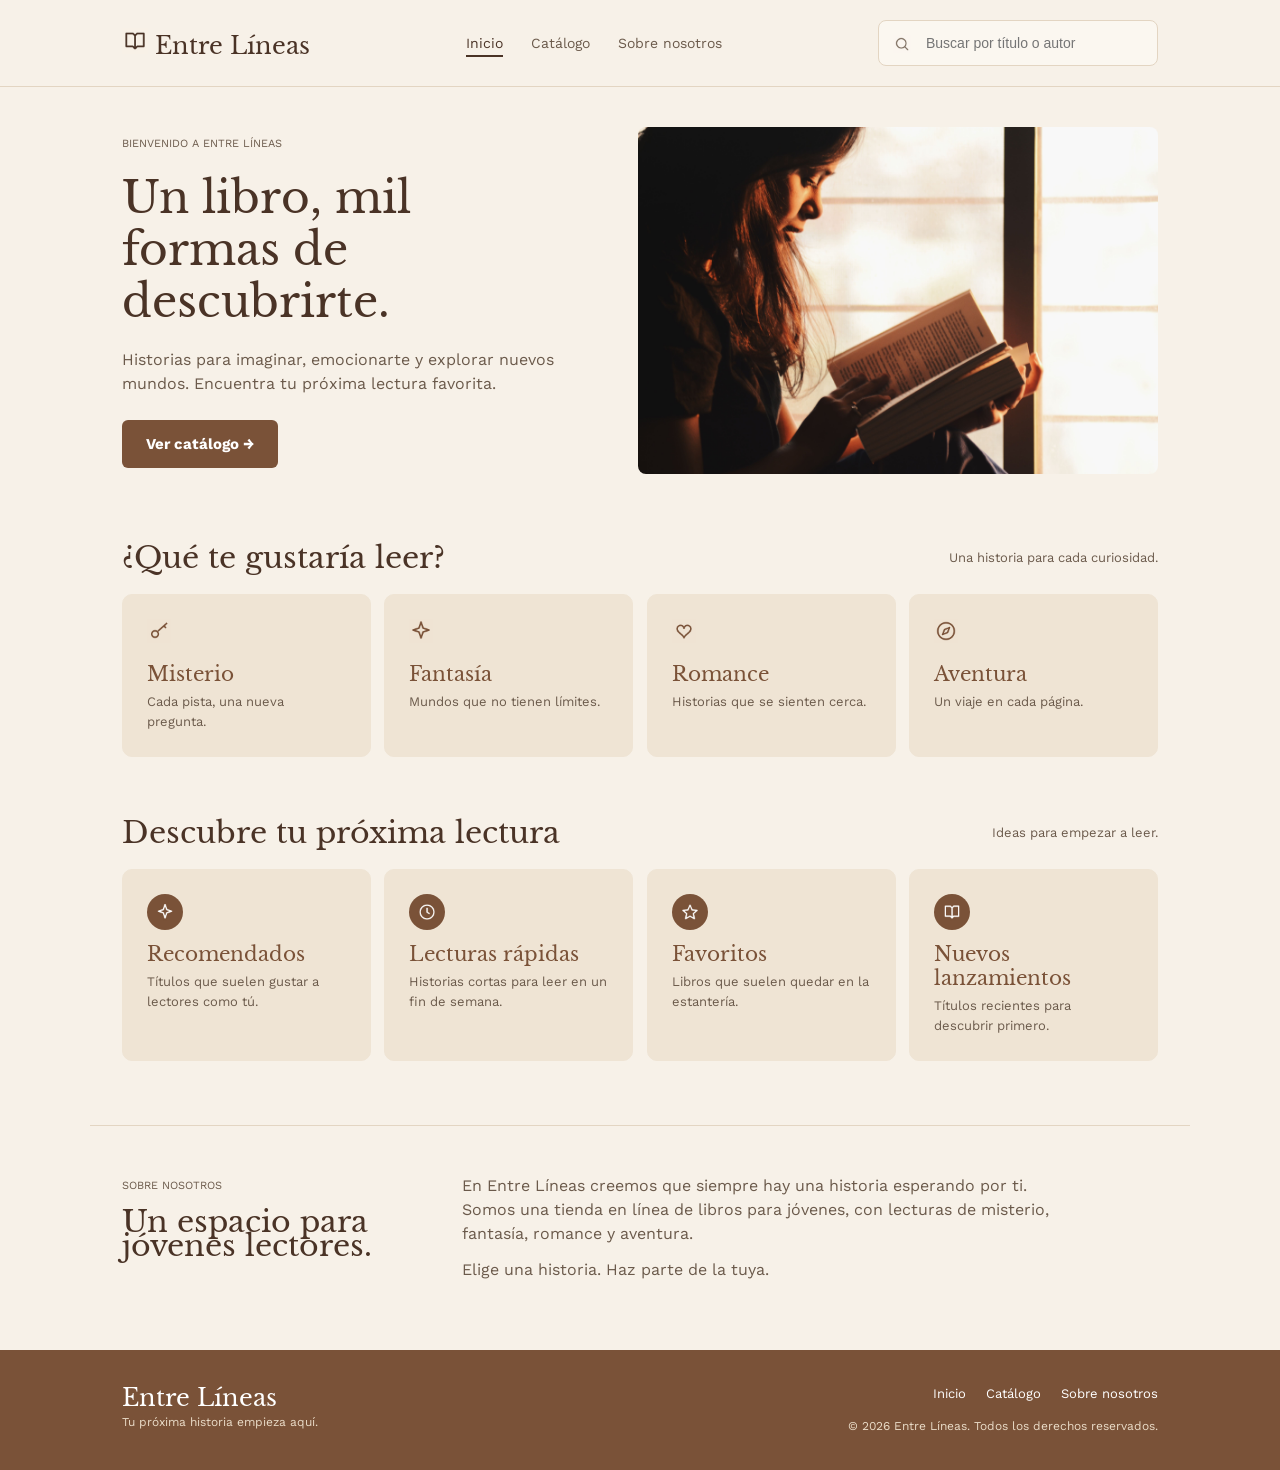
<file: index.html>
<!DOCTYPE html>
<html lang="es">
<head>
    <title>Entre Líneas | Libros para jóvenes lectores</title>
    <meta charset="UTF-8">
    <link rel="stylesheet" href="estilos/estilos.css">
</head>
<body>
    <header class="encabezado">
        <div class="contenedor barra">
            <a class="logo" href="index.html">
                <img src="imagenes/icono-logo.jpg" alt="" width="26" height="26">
                <span>Entre Líneas</span>
            </a>
            <nav class="menu">
                <ul>
                    <li><a href="index.html" class="activo">Inicio</a></li>
                    <li><a href="catalogo.html">Catálogo</a></li>
                    <li><a href="index.html#sobre-nosotros">Sobre nosotros</a></li>
                </ul>
            </nav>
            <div class="buscador">
                <img src="imagenes/icono-buscar.jpg" alt="" width="18" height="18">
                <input type="search" placeholder="Buscar por título o autor" aria-label="Buscar por título o autor">
            </div>
        </div>
    </header>
    <main>
        <section class="contenedor portada">
            <div class="portada-texto">
                <p class="etiqueta">Bienvenido a Entre Líneas</p>
                <h1>Un libro, mil formas de descubrirte.</h1>
                <p class="subtexto">Historias para imaginar, emocionarte y explorar nuevos mundos. Encuentra tu próxima lectura favorita.</p>
                <a class="boton" href="catalogo.html">Ver catálogo →</a>
            </div>
            <img class="portada-imagen" src="imagenes/hero-libros.jpg" alt="Libros apilados junto a un libro abierto sobre una mesa de madera">
        </section>

        
        <section class="contenedor seccion">
            <div class="seccion-titulo">
                <h2>¿Qué te gustaría leer?</h2>
                <p>Una historia para cada curiosidad.</p>
            </div>
            <ul class="tarjetas">
                <li class="tarjeta">
                    <img src="imagenes/icono-misterio.jpg" alt="" width="24" height="24">
                    <h3>Misterio</h3>
                    <p>Cada pista, una nueva pregunta.</p>
                </li>
                <li class="tarjeta">
                    <img src="imagenes/icono-fantasia.jpg" alt="" width="24" height="24">
                    <h3>Fantasía</h3>
                    <p>Mundos que no tienen límites.</p>
                </li>
                <li class="tarjeta">
                    <img src="imagenes/icono-romance.jpg" alt="" width="24" height="24">
                    <h3>Romance</h3>
                    <p>Historias que se sienten cerca.</p>
                </li>
                <li class="tarjeta">
                    <img src="imagenes/icono-aventura.jpg" alt="" width="24" height="24">
                    <h3>Aventura</h3>
                    <p>Un viaje en cada página.</p>
                </li>
            </ul>
        </section>

        
        <section class="contenedor seccion">
            <div class="seccion-titulo">
                <h2>Descubre tu próxima lectura</h2>
                <p>Ideas para empezar a leer.</p>
            </div>
            <ul class="tarjetas">
                <li class="tarjeta">
                    <img class="circulo" src="imagenes/icono-recomendados-blanco.jpg" alt="" width="36" height="36">
                    <h3>Recomendados</h3>
                    <p>Títulos que suelen gustar a lectores como tú.</p>
                </li>
                <li class="tarjeta">
                    <img class="circulo" src="imagenes/icono-rapidas-blanco.jpg" alt="" width="36" height="36">
                    <h3>Lecturas rápidas</h3>
                    <p>Historias cortas para leer en un fin de semana.</p>
                </li>
                <li class="tarjeta">
                    <img class="circulo" src="imagenes/icono-favoritos-blanco.jpg" alt="" width="36" height="36">
                    <h3>Favoritos</h3>
                    <p>Libros que suelen quedar en la estantería.</p>
                </li>
                <li class="tarjeta">
                    <img class="circulo" src="imagenes/icono-lanzamientos-blanco.jpg" alt="" width="36" height="36">
                    <h3>Nuevos lanzamientos</h3>
                    <p>Títulos recientes para descubrir primero.</p>
                </li>
            </ul>
        </section>

        
        <section class="contenedor sobre-nosotros" id="sobre-nosotros">
            <div>
                <p class="etiqueta">Sobre nosotros</p>
                <h2>Un espacio para jóvenes lectores.</h2>
            </div>
            <div>
                <p>En Entre Líneas creemos que siempre hay una historia esperando por ti. Somos una tienda en línea de libros para jóvenes, con lecturas de misterio, fantasía, romance y aventura.</p>
                <p>Elige una historia. Haz parte de la tuya.</p>
            </div>
        </section>
    </main>


    <footer class="pie">
        <div class="contenedor pie-contenido">
            <div>
                <p class="pie-logo">Entre Líneas</p>
                <p class="pie-frase">Tu próxima historia empieza aquí.</p>
            </div>
            <div class="pie-derecha">
                <ul>
                    <li><a href="index.html">Inicio</a></li>
                    <li><a href="catalogo.html">Catálogo</a></li>
                    <li><a href="index.html#sobre-nosotros">Sobre nosotros</a></li>
                </ul>
                <p class="derechos">© 2026 Entre Líneas. Todos los derechos reservados.</p>
            </div>
        </div>
    </footer>
</body>
</html>
</file>
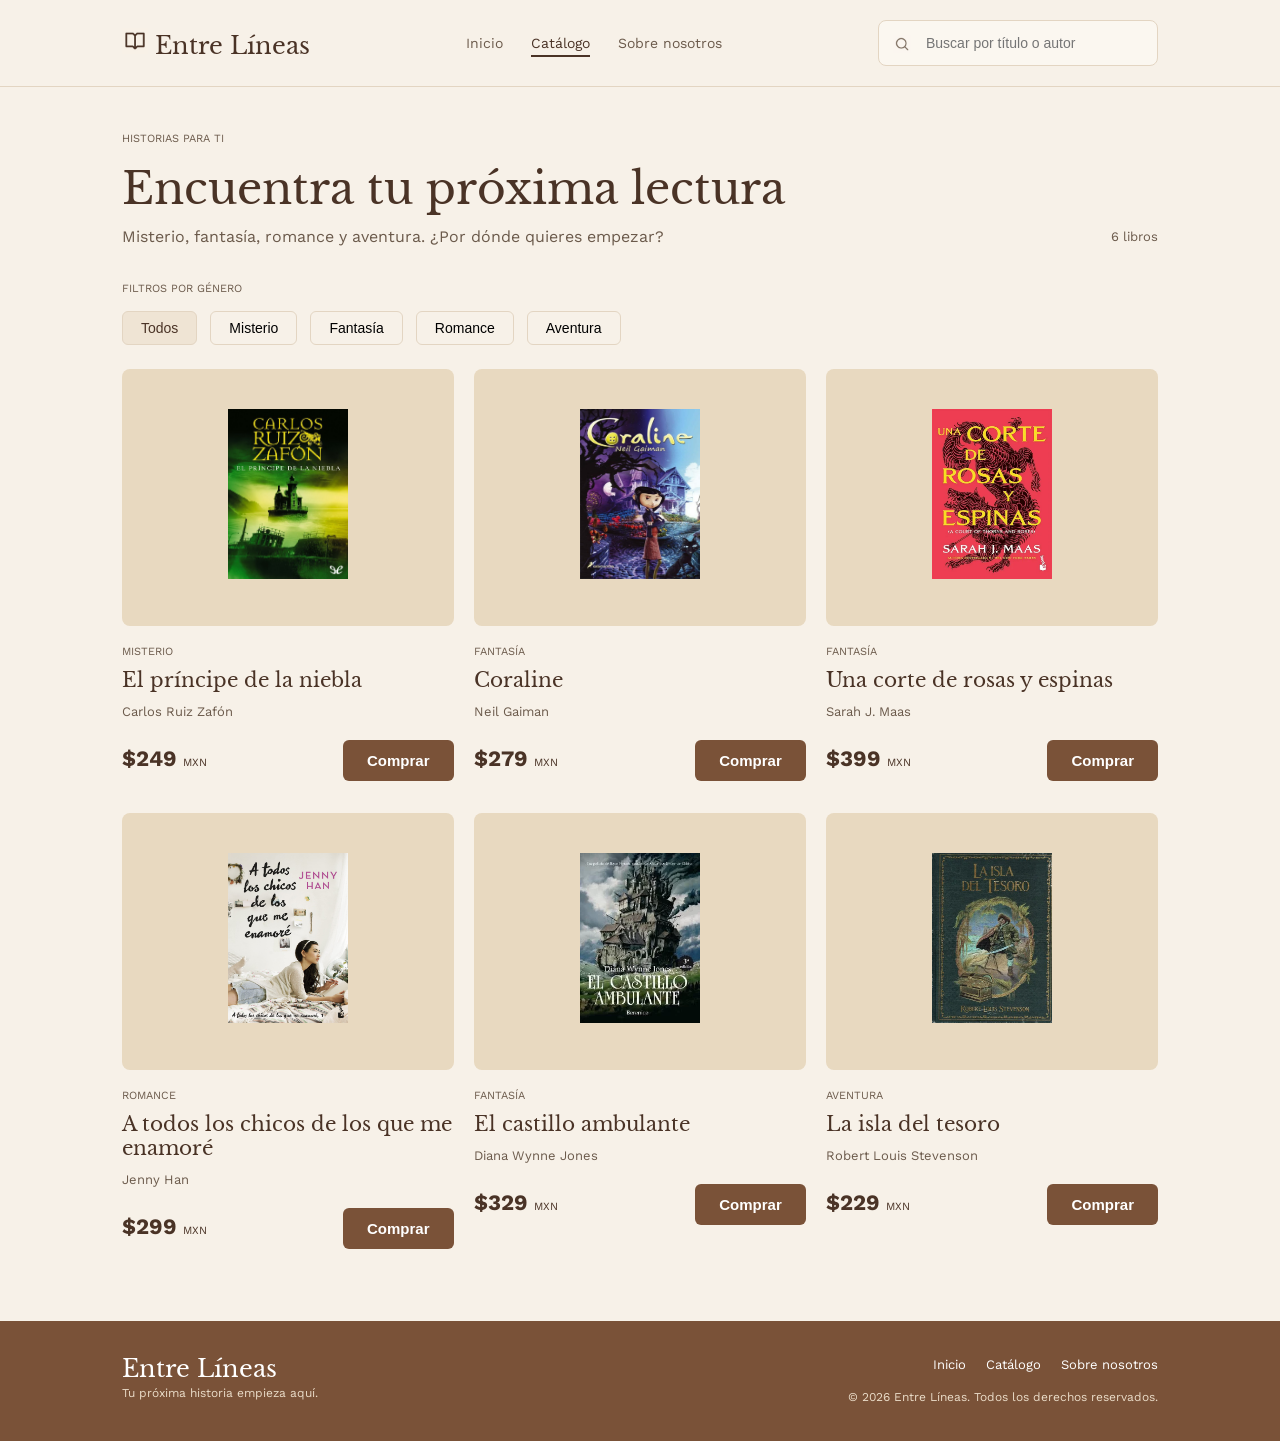
<file: catalogo.html>
<!DOCTYPE html>
<html lang="es">
<head>
    <title>Catálogo | Entre Líneas</title>
    <meta charset="UTF-8">
    <link rel="stylesheet" href="estilos/estilos.css">
</head>
<body>
    <header class="encabezado">
        <div class="contenedor barra">
            <a class="logo" href="index.html">
                <img src="imagenes/icono-logo.jpg" alt="" width="26" height="26">
                <span>Entre Líneas</span>
            </a>
            <nav class="menu">
                <ul>
                    <li><a href="index.html">Inicio</a></li>
                    <li><a href="catalogo.html" class="activo">Catálogo</a></li>
                    <li><a href="index.html#sobre-nosotros">Sobre nosotros</a></li>
                </ul>
            </nav>
            <div class="buscador">
                <img src="imagenes/icono-buscar.jpg" alt="" width="18" height="18">
                <input type="search" placeholder="Buscar por título o autor" aria-label="Buscar por título o autor">
            </div>
        </div>
    </header>
    <main class="contenedor">
        <section class="catalogo-encabezado">
            <p class="etiqueta">Historias para ti</p>
            <h1>Encuentra tu próxima lectura</h1>
            <div class="catalogo-linea">
                <p class="subtexto">Misterio, fantasía, romance y aventura. ¿Por dónde quieres empezar?</p>
                <p class="contador">6 libros</p>
            </div>
            <p class="etiqueta">Filtros por género</p>
            <div class="filtros">
                <button class="filtro activo">Todos</button>
                <button class="filtro">Misterio</button>
                <button class="filtro">Fantasía</button>
                <button class="filtro">Romance</button>
                <button class="filtro">Aventura</button>
            </div>
        </section>
        <section>
            <div class="libros">
                <article class="libro">
                    <div class="libro-portada"><img src="imagenes/portada-principe-niebla.jpg" alt="Portada del libro El príncipe de la niebla" width="120" height="170"></div>
                    <p class="libro-genero">Misterio</p>
                    <h3>El príncipe de la niebla</h3>
                    <p class="libro-autor">Carlos Ruiz Zafón</p>
                    <div class="libro-compra">
                        <p class="precio">$249 <span>MXN</span></p>
                        <button class="boton">Comprar</button>
                    </div>
                </article>
                <article class="libro">
                    <div class="libro-portada"><img src="imagenes/portada-coraline.jpg" alt="Portada del libro Coraline" width="120" height="170"></div>
                    <p class="libro-genero">Fantasía</p>
                    <h3>Coraline</h3>
                    <p class="libro-autor">Neil Gaiman</p>
                    <div class="libro-compra">
                        <p class="precio">$279 <span>MXN</span></p>
                        <button class="boton">Comprar</button>
                    </div>
                </article>
                <article class="libro">
                    <div class="libro-portada"><img src="imagenes/portada-corte-rosas-espinas.jpg" alt="Portada del libro Una corte de rosas y espinas" width="120" height="170"></div>
                    <p class="libro-genero">Fantasía</p>
                    <h3>Una corte de rosas y espinas</h3>
                    <p class="libro-autor">Sarah J. Maas</p>
                    <div class="libro-compra">
                        <p class="precio">$399 <span>MXN</span></p>
                        <button class="boton">Comprar</button>
                    </div>
                </article>
                <article class="libro">
                    <div class="libro-portada"><img src="imagenes/portada-todos-los-chicos.jpg" alt="Portada del libro A todos los chicos de los que me enamoré" width="120" height="170"></div>
                    <p class="libro-genero">Romance</p>
                    <h3>A todos los chicos de los que me enamoré</h3>
                    <p class="libro-autor">Jenny Han</p>
                    <div class="libro-compra">
                        <p class="precio">$299 <span>MXN</span></p>
                        <button class="boton">Comprar</button>
                    </div>
                </article>
                <article class="libro">
                    <div class="libro-portada"><img src="imagenes/portada-castillo-ambulante.jpg" alt="Portada del libro El castillo ambulante" width="120" height="170"></div>
                    <p class="libro-genero">Fantasía</p>
                    <h3>El castillo ambulante</h3>
                    <p class="libro-autor">Diana Wynne Jones</p>
                    <div class="libro-compra">
                        <p class="precio">$329 <span>MXN</span></p>
                        <button class="boton">Comprar</button>
                    </div>
                </article>
                <article class="libro">
                    <div class="libro-portada"><img src="imagenes/portada-isla-tesoro.jpg" alt="Portada del libro La isla del tesoro" width="120" height="170"></div>
                    <p class="libro-genero">Aventura</p>
                    <h3>La isla del tesoro</h3>
                    <p class="libro-autor">Robert Louis Stevenson</p>
                    <div class="libro-compra">
                        <p class="precio">$229 <span>MXN</span></p>
                        <button class="boton">Comprar</button>
                    </div>
                </article>
            </div>
        </section>
    </main>

    <footer class="pie">
        <div class="contenedor pie-contenido">
            <div>
                <p class="pie-logo">Entre Líneas</p>
                <p class="pie-frase">Tu próxima historia empieza aquí.</p>
            </div>
            <div class="pie-derecha">
                <ul>
                    <li><a href="index.html">Inicio</a></li>
                    <li><a href="catalogo.html">Catálogo</a></li>
                    <li><a href="index.html#sobre-nosotros">Sobre nosotros</a></li>
                </ul>
                <p class="derechos">© 2026 Entre Líneas. Todos los derechos reservados.</p>
            </div>
        </div>
    </footer>
</body>
</html>
</file>
<file: estilos/estilos.css>
@font-face {
    font-family: 'Work Sans';
    src: url('../fuentes/work-sans-regular.ttf');
    font-weight: normal;
}

@font-face {
    font-family: 'Work Sans';
    src: url('../fuentes/work-sans-bold.ttf');
    font-weight: bold;
}

@font-face {
    font-family: 'Libre Baskerville';
    src: url('../fuentes/libre-baskerville-regular.ttf');
}

/* Hace que el padding no agrande las cajas */
* {
    box-sizing: border-box;
}

body {
    margin: 0;
    background-color: #f7f1e8;
    color: #6b5a4b;
    font-family: 'Work Sans', Arial, sans-serif;
    font-size: 15px;
    line-height: 24px;
}

h1, h2, h3 {
    margin: 0;
    color: #4a3326;
    font-family: 'Libre Baskerville', Georgia, serif;
    font-weight: normal;
}

h1 { font-size: 44px; line-height: 52px; }
h2 { font-size: 30px; }
h3 { font-size: 20px; }

p {
    margin: 0;
}

/* Quita los puntos y espacios de las listas */
ul {
    margin: 0;
    padding: 0;
    list-style: none;
}

/* Quita el subrayado de los enlaces */
a {
    color: inherit;
    text-decoration: none;
}

/* Caja que centra el contenido de la página */
.contenedor {
    max-width: 1100px;
    margin: 0 auto;
    padding: 0 32px;
}

/* Texto pequeño en mayúsculas */
.etiqueta {
    font-size: 11px;
    text-transform: uppercase;
}

.subtexto {
    font-size: 16px;
}


.boton {
    display: inline-block;
    padding: 12px 24px;
    border: none;
    border-radius: 6px;
    background-color: #7a5238;
    color: #ffffff;
    font-size: 15px;
    font-weight: bold;
}

/* Cuando pasas el mouse, el botón se oscurece */
.boton:hover {
    background-color: #5c3d29;
}

/* ===== 3. ENCABEZADO Y MENÚ ===== */
.encabezado {
    border-bottom: 1px solid #e3d5c2;
}

/* flex: pone logo, menú y buscador en una fila */
.barra {
    display: flex;
    align-items: center;
    justify-content: space-between;
    padding-top: 20px;
    padding-bottom: 20px;
}

.logo {
    font-family: 'Libre Baskerville', Georgia, serif;
    font-size: 24px;
    color: #4a3326;
}

/* Los enlaces del menú quedan uno al lado del otro */
.menu ul {
    display: flex;
}

.menu li {
    margin: 0 14px;
}

.menu a {
    padding-bottom: 4px;
    font-size: 14px;
}

/* Efecto al pasar el mouse y página actual */
.menu a:hover,
.menu a.activo {
    color: #4a3326;
    border-bottom: 2px solid #4a3326;
}

.buscador {
    width: 280px;
    padding: 10px 14px;
    border: 1px solid #e3d5c2;
    border-radius: 8px;
    background-color: #fbf7f0;
}

.buscador img {
    vertical-align: middle;
    margin-right: 8px;
}

.buscador input {
    border: none;
    background-color: transparent;
    font-size: 14px;
}

/*  4. PÁGINA PRINCIPal*/


.portada {
    display: flex;
    align-items: center;
    justify-content: space-between;
    padding-top: 40px;
    padding-bottom: 40px;
}

.portada-texto {
    width: 440px;
}

.portada-texto h1 {
    margin: 16px 0 20px;
}

.portada-texto .boton {
    margin-top: 24px;
}

.portada-imagen {
    width: 520px;
    border-radius: 8px;
}

.seccion {
    padding-top: 32px;
    padding-bottom: 32px;
}

.seccion-titulo {
    display: flex;
    align-items: flex-end;
    justify-content: space-between;
    margin-bottom: 24px;
}

.seccion-titulo p {
    font-size: 13px;
}

.tarjetas {
    display: flex;
    justify-content: space-between;
}

.tarjeta {
    width: 24%;
    padding: 24px;
    border: 1px solid #efe4d4;
    border-radius: 10px;
    background-color: #efe4d4;
}

.tarjeta:hover {
    border-color: #7a5238;
}

.tarjeta h3 {
    margin: 12px 0 6px;
    color: #7a5238;
}

.tarjeta p {
    font-size: 13px;
    line-height: 20px;
}

.circulo {
    display: block;
    border-radius: 50%;
}

.sobre-nosotros {
    display: flex;
    margin-top: 32px;
    padding-top: 48px;
    padding-bottom: 56px;
    border-top: 1px solid #e3d5c2;
}

.sobre-nosotros div:first-child {
    width: 340px;
}

.sobre-nosotros div:last-child {
    width: 600px;
    font-size: 16px;
}

.sobre-nosotros p {
    margin-bottom: 12px;
}


.catalogo-encabezado {
    padding-top: 40px;
    padding-bottom: 24px;
}

.catalogo-encabezado h1 {
    margin: 12px 0 10px;
}

.catalogo-linea {
    display: flex;
    justify-content: space-between;
    margin-bottom: 28px;
}

.contador {
    font-size: 13px;
}

.filtro {
    margin: 10px 8px 0 0;
    padding: 8px 18px;
    border: 1px solid #e3d5c2;
    border-radius: 6px;
    background-color: transparent;
    font-size: 14px;
}

.filtro:hover,
.filtro.activo {
    background-color: #efe4d4;
    color: #4a3326;
}

.libros {
    display: flex;
    flex-wrap: wrap;
    justify-content: space-between;
    padding-bottom: 40px;
}

.libro {
    width: 32%;
    margin-bottom: 32px;
}

.libro-portada {
    padding: 40px 0;
    margin-bottom: 14px;
    border-radius: 8px;
    background-color: #e8d9c0;
    text-align: center;
}

.libro-portada img {
    width: 120px;
}

.libro-genero {
    font-size: 11px;
    text-transform: uppercase;
}

.libro h3 {
    margin: 4px 0 8px;
}

.libro-autor {
    font-size: 13px;
}

.libro-compra {
    display: flex;
    align-items: center;
    justify-content: space-between;
    margin-top: 16px;
}

.precio {
    font-size: 22px;
    font-weight: bold;
    color: #4a3326;
}

.precio span {
    font-size: 11px;
    font-weight: normal;
}


.pie {
    background-color: #7a5238;
    color: #ffffff;
}

.pie-contenido {
    display: flex;
    align-items: center;
    justify-content: space-between;
    padding-top: 32px;
    padding-bottom: 32px;
}

.pie-logo {
    font-family: 'Libre Baskerville', Georgia, serif;
    font-size: 24px;
}

.pie-frase,
.derechos {
    font-size: 12px;
    color: #eadcc8;
}

.pie-derecha ul {
    display: flex;
    justify-content: flex-end;
    margin-bottom: 8px;
    font-size: 13px;
}

.pie-derecha li {
    margin-left: 20px;
}

.pie-derecha a:hover {
    text-decoration: underline;
}

.derechos {
    text-align: right;
}
</file>
